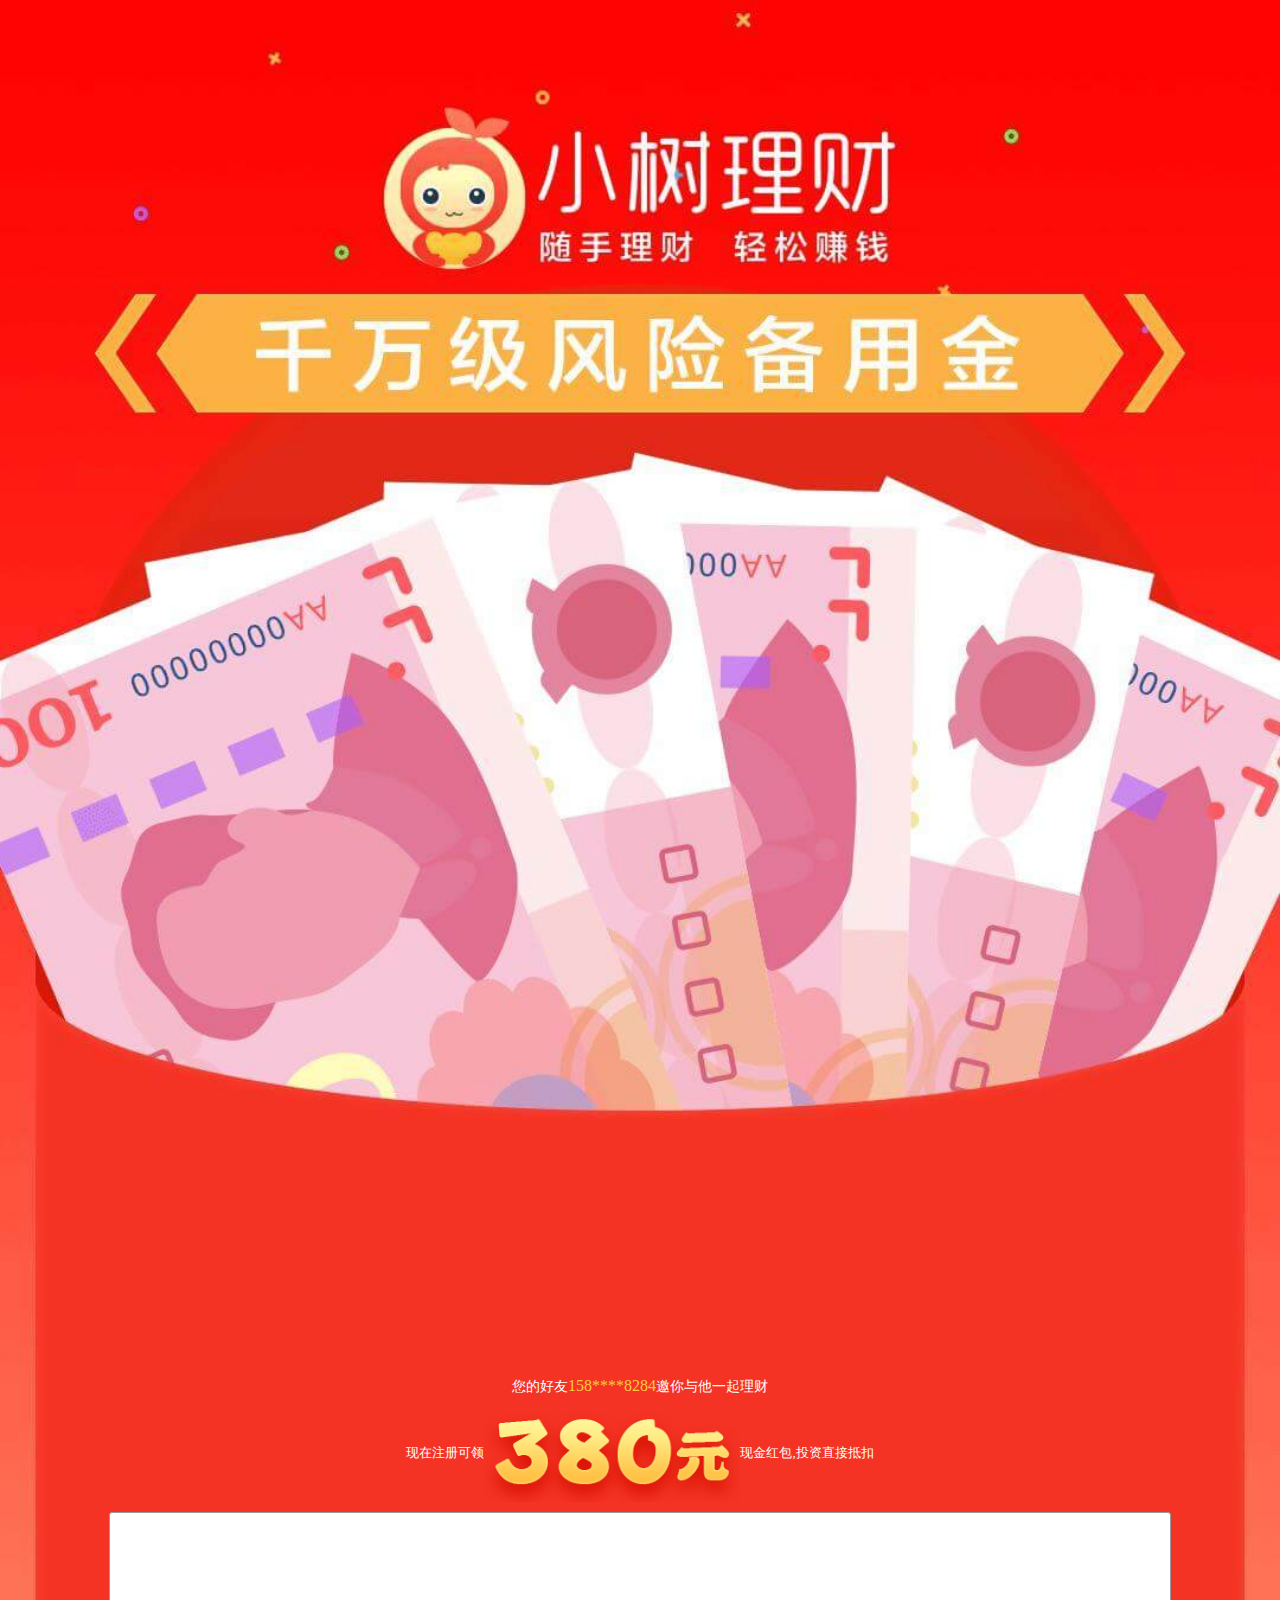
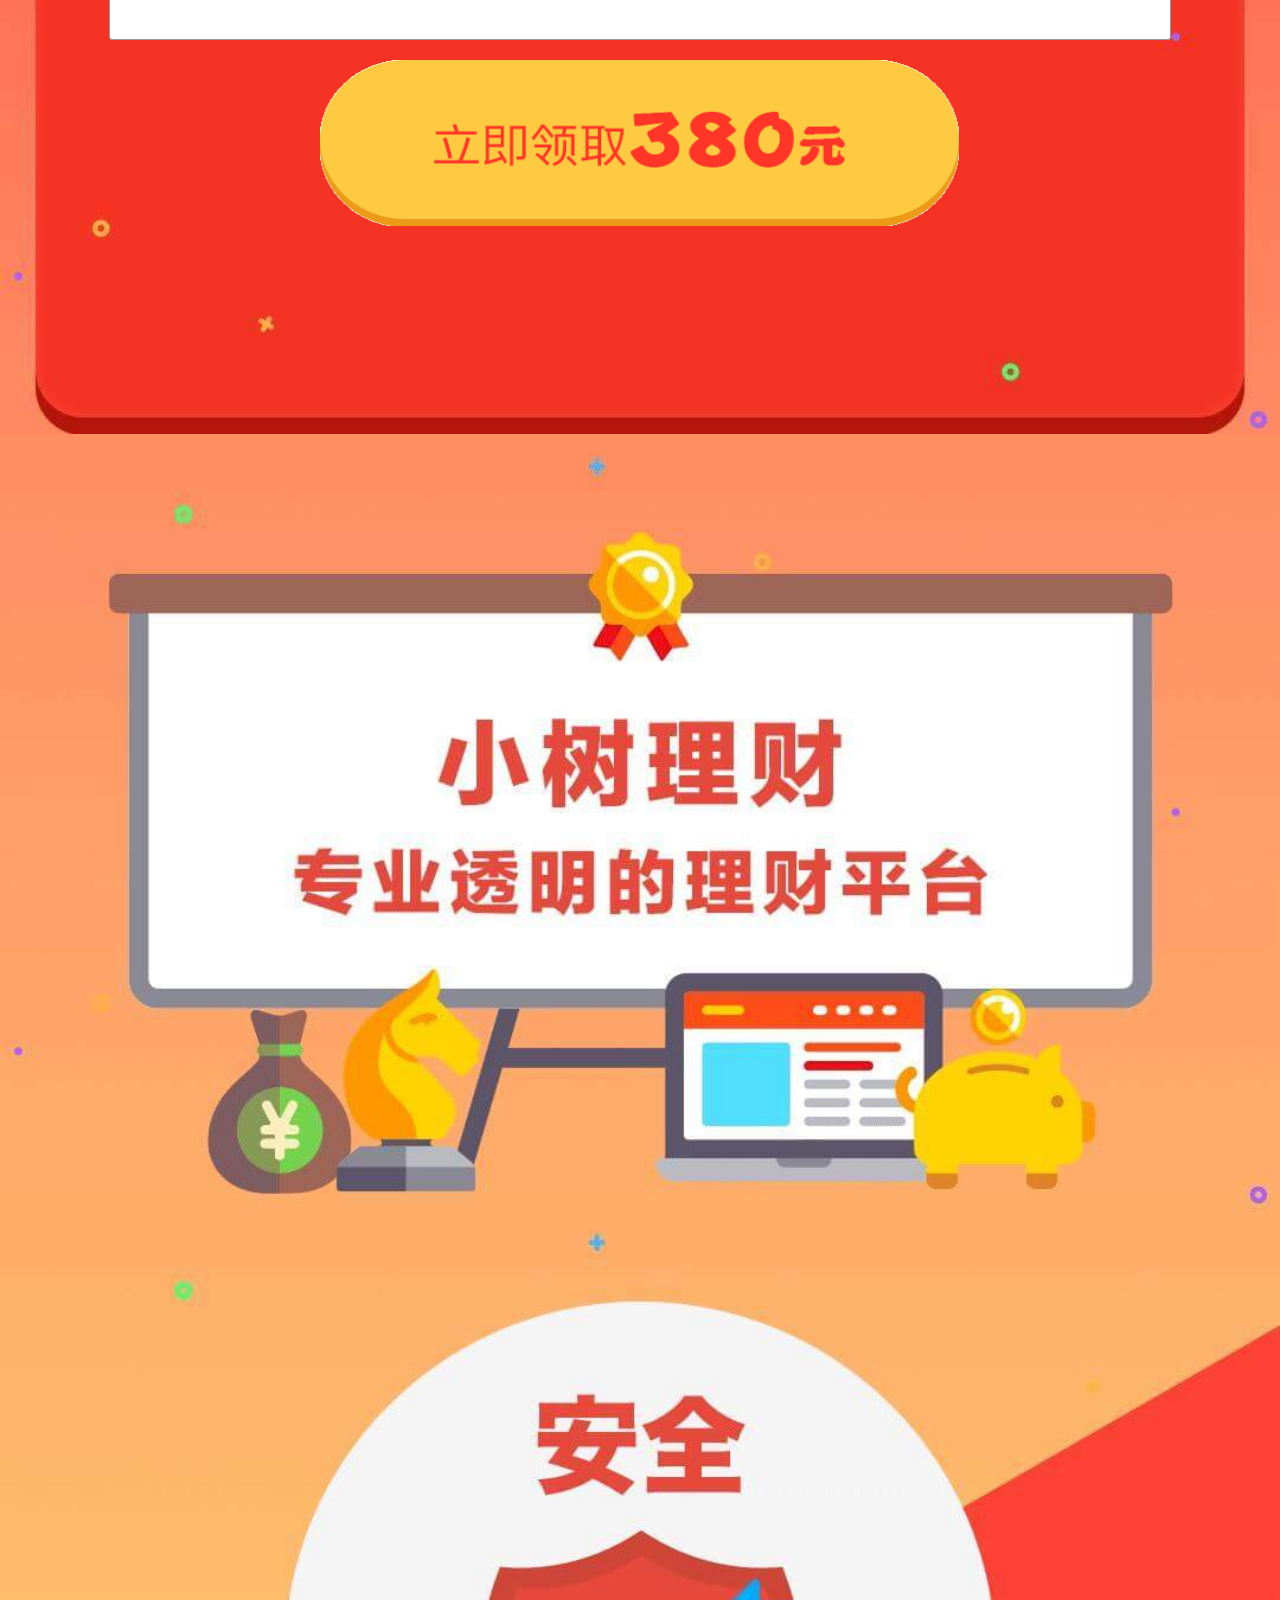
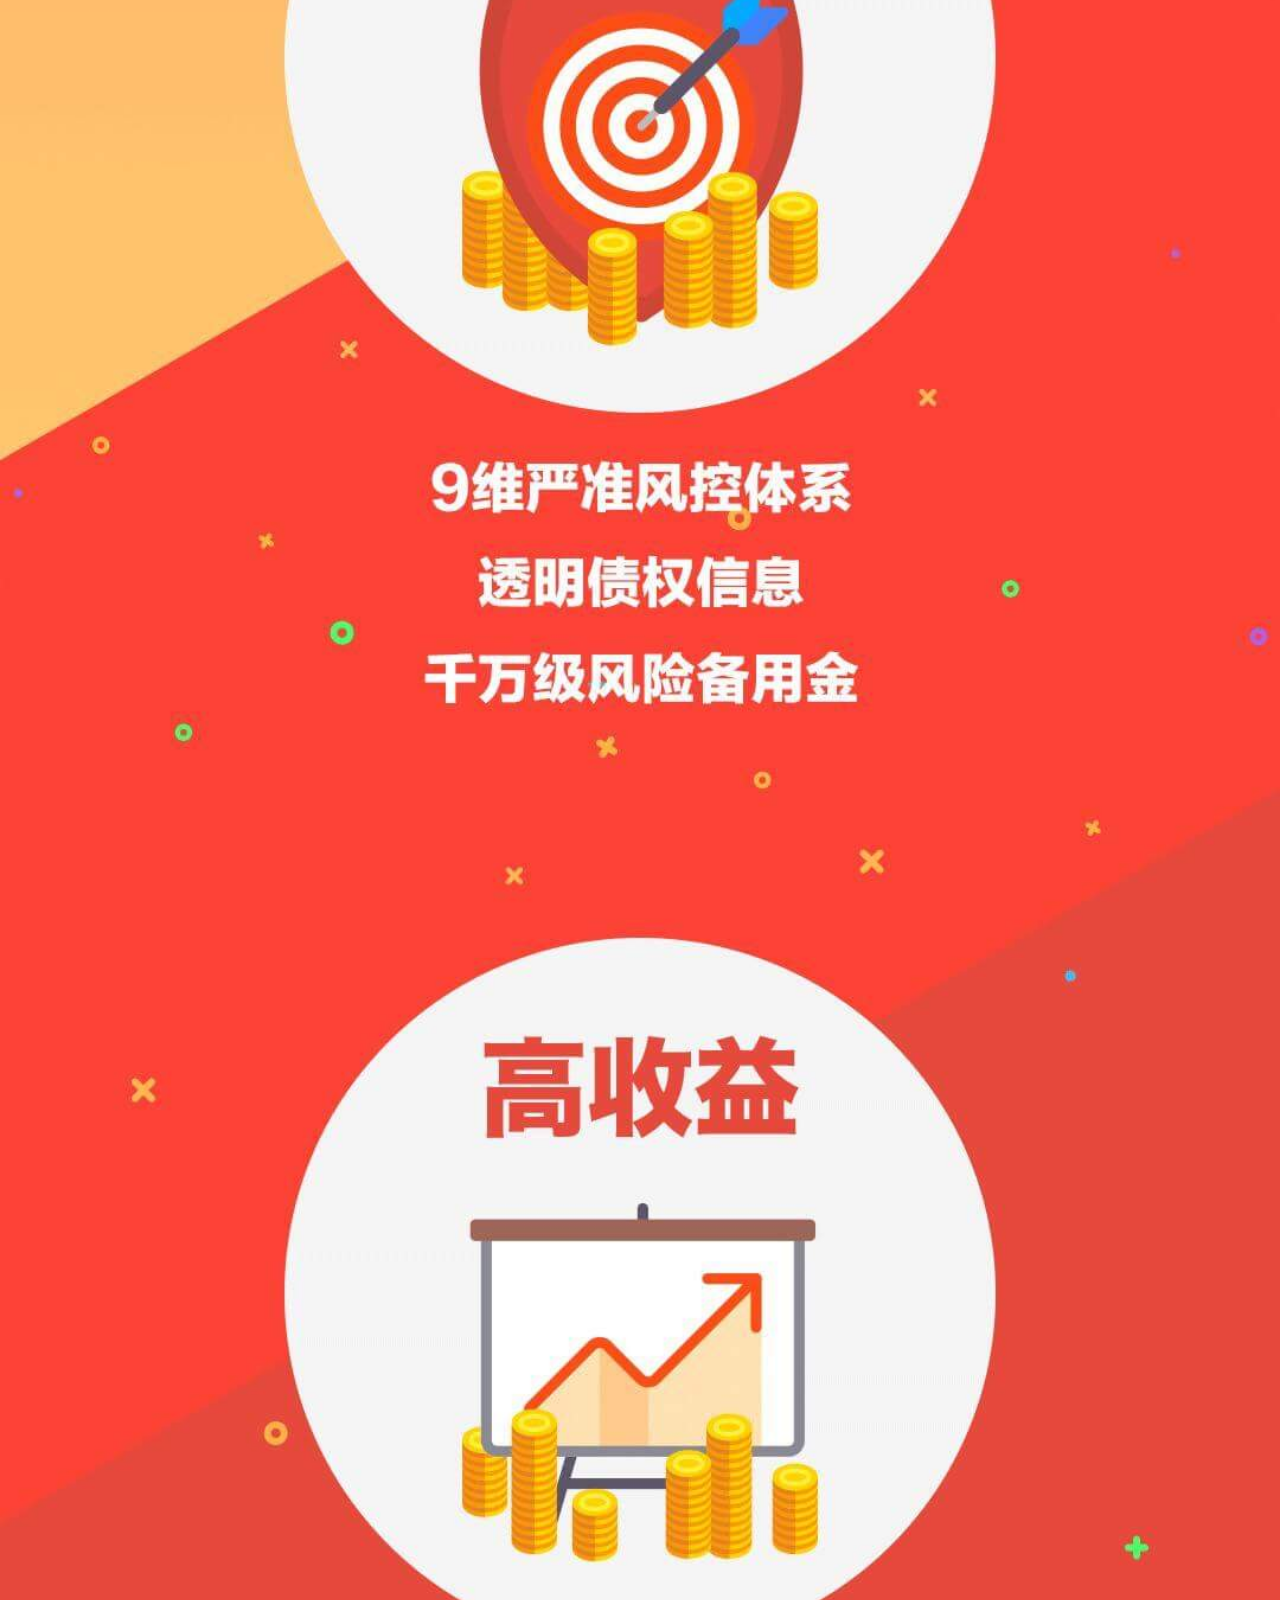
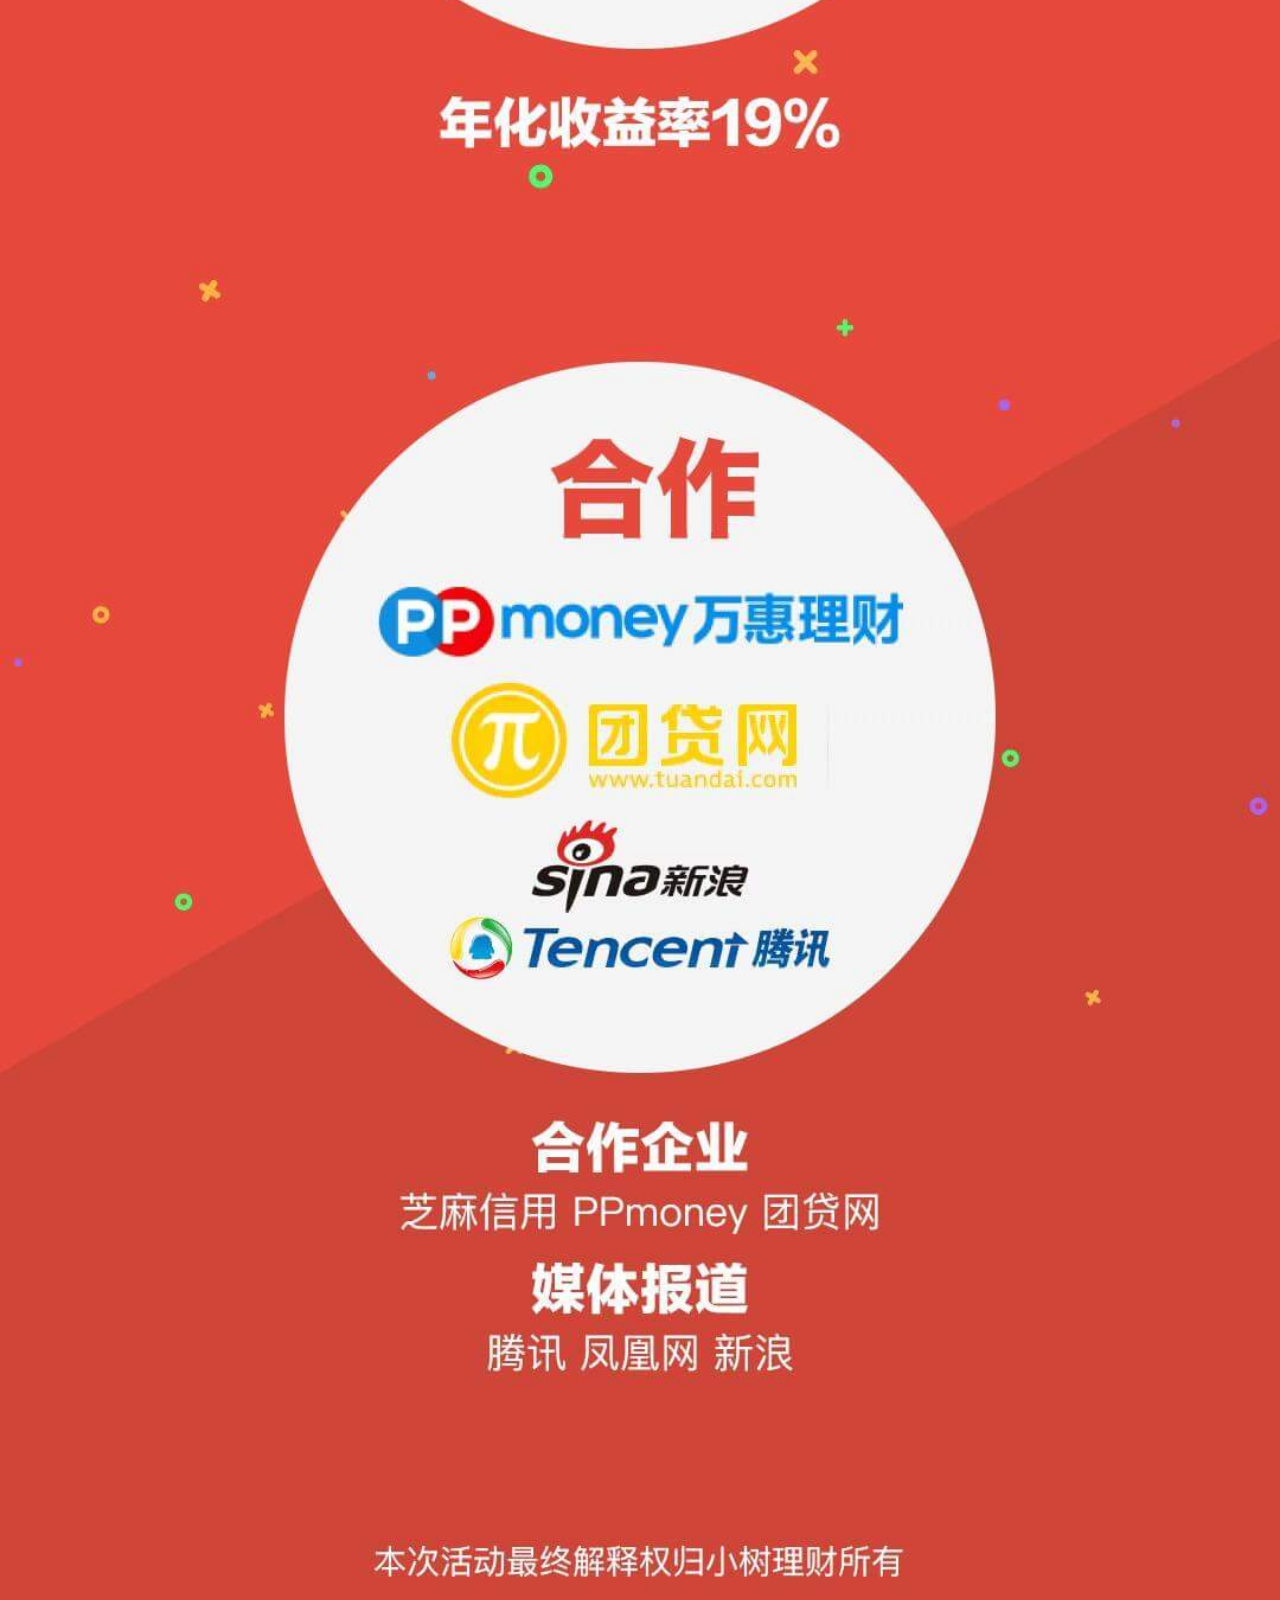
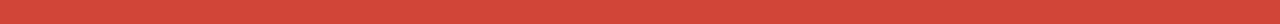
<file: index.html>
<!DOCTYPE html>
<html>
<head>
	<meta charset="utf-8">
    <meta http-equiv="X-UA-Compatible" content="IE=edge,chrome=1">
    <meta name="viewport" content="width=device-width, initial-scale=1, maximum-scale=1, user-scalable=no">    
    <meta name="description" content="注册领红包，大学应当去嗨和远方，但是没钱，怎么办？">
    <meta name="author" content="www.xiaoshushidai.com">
    <link rel="shortcut icon" href="/favicon.ico" type="image/x-icon" />
    <meta name="apple-mobile-web-app-title" content="注册领红包，大学不止眼前的苟且-小树时代">
    <meta name="apple-mobile-web-app-capable" content="yes">
    <meta name="apple-touch-fullscreen" content="yes">
    <meta http-equiv="Cache-Control" content="no-siteapp">
    <meta name="format-detection" content="telephone=no">
    <meta name="format-detection" content="email=no">
    <meta http-equiv="X-UA-COMPATIBLE" content="IE=edge,chrome=1">
    <meta itemprop="name" content="注册领红包，大学不止眼前的苟且-小树时代">
    <meta itemprop="description" content="注册领红包">
    <title>注册领红包-小树时代</title>
    <link rel="stylesheet" href="./css/index.css">
    <script>
    	function imageLoad(index){
		    //console.log('image load: ' + index);
		    var item = document.querySelectorAll('#down-bg')[0];
		    item.setAttribute("src",item.getAttribute("data-src"));
		    item.removeAttribute("data-src");
		}
    </script>
</head>
<body>
	<div class="wrap">
		<div class="register-wrap">
			<img src="./images/up_bg.jpg" onload="imageLoad(1);">
			<div class="register-box" id="step-one">
				<h3>您的好友<span style="font-size:16px;/*font-size:20%;*/color:#fdca42;">158****8284</span>邀你与他一起理财</h3>
				<h4>现在注册可领<img class="money" src="./images/qian.png">现金红包,投资直接抵扣</h4>
				<input class="phone-number" id="phone-number" onkeyup="this.value=this.value.replace(/\D/g,'')" id="phone-number" value=""></input><br>
				<img src="./images/but.png" class="send-validcode-btn" id="send-validcode-btn"/>
			</div>
			<div class="register-box hide" id="step-two" style="bottom:2%;">
				<h3>您的好友<span style="font-size:16px;/*font-size:20%;*/color:#fdca42;">158****8284</span>邀你与他一起理财</h3>
				<h4>现在注册可领<img class="money" src="./images/qian.png">现金红包,投资直接抵扣</h4>
				<div class="">
					<div class="validcode-wrap">
						<input class="validcode-input" id="validcode-input" placeholder="请输入验证码"></input>
						<div class="remained-time" id="remained-time-wrap"><span id="remained-time" style="font-size: 14px;">60</span></div>
					</div>
					<input class="password-set-input" id="pw-input" type="password" placeholder="请设置登录密码" style="margin-top:5px;"></input>
					<div class="inline-block" style="margin-top:0px;font-size:12px;width:83%;line-height: 30px; color:#fff;">
						<div class="agree-protocal-wrap fl">
							<input class="agree-checkbox vm" id="agree-checkbox" checked="checked" type="checkbox"></input>
							<span class="agree-text vm">同意 <a style="color:#fff;" href="">《注册协议》</a></span>
						</div>
						<div class="fr" id="alter-phone-btn" style="cursor:pointer;">修改手机号</div>
					</div>
				</div>
				<img src="./images/but.png" style="margin-top: 6px;" class="send-validcode-btn" id="register-btn"/>
			</div>
		</div>
		<div class="bottom">
			<img id="down-bg" data-src="./images/down_bg.jpg" src="" _onload="imageLoad(2);">
		</div>
        <div class="success-pop" id="success-pop">恭喜你已注册成功！</div>
	</div>
	<script type="text/javascript" src="./js/common.js"></script>
    <script type="text/javascript" src="./js/index.js?20090289093"></script>
<!-- google统计 -->
<script>
// (function(i,s,o,g,r,a,m){i['GoogleAnalyticsObject']=r;i[r]=i[r]||function(){
//     (i[r].q=i[r].q||[]).push(arguments)},i[r].l=1*new Date();a=s.createElement(o),
//   m=s.getElementsByTagName(o)[0];a.async=1;a.src=g;m.parentNode.insertBefore(a,m)
// })(window,document,'script','//www.google-analytics.com/analytics.js','ga');

// ga('create', 'UA-74181879-1', 'auto');
// ga('send', 'pageview');
</script>
<!--百度统计-->
<script>
// var _hmt = _hmt || [];
// (function() {
//   var hm = document.createElement("script");
//   hm.src = "//hm.baidu.com/hm.js?8a02c7a16286e12c0e9b2a4b6987e44b";
//   var s = document.getElementsByTagName("script")[0];
//   s.parentNode.insertBefore(hm, s);
// })();
</script>
</body>
</html
</file>
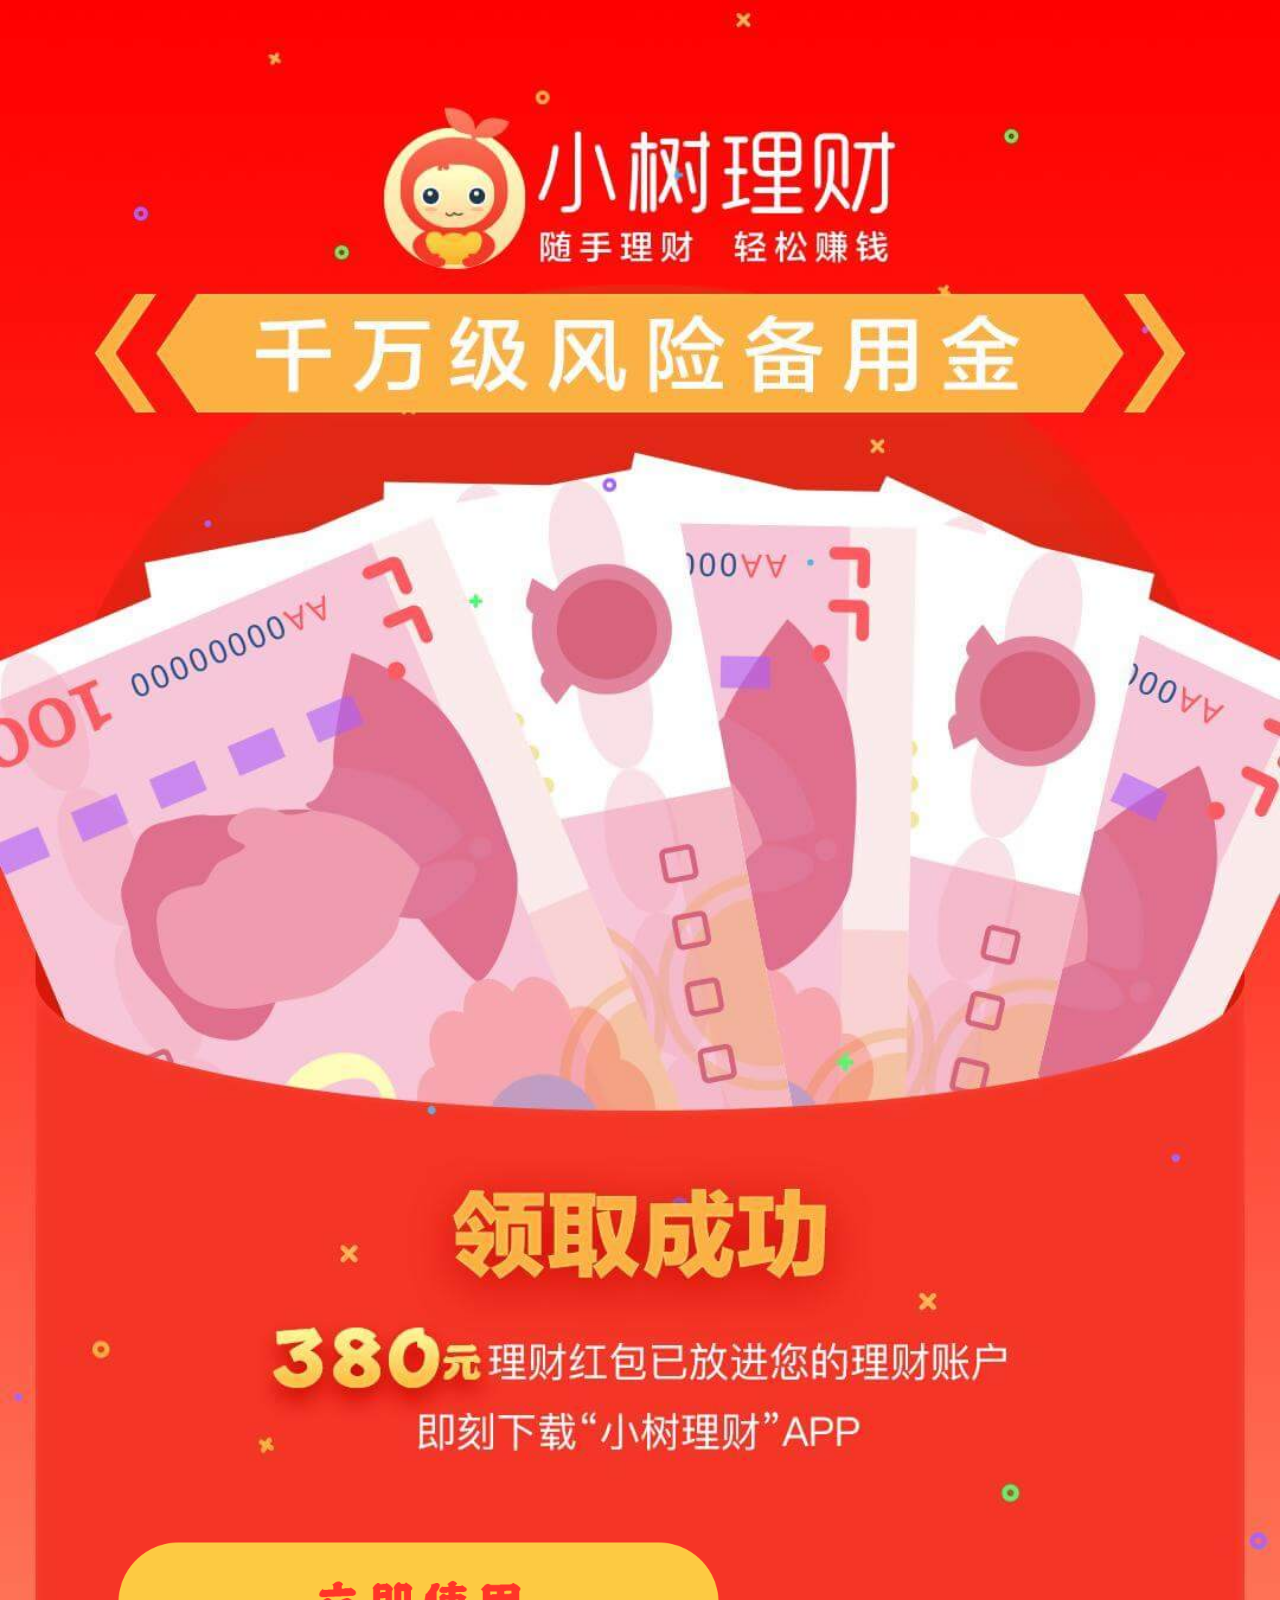
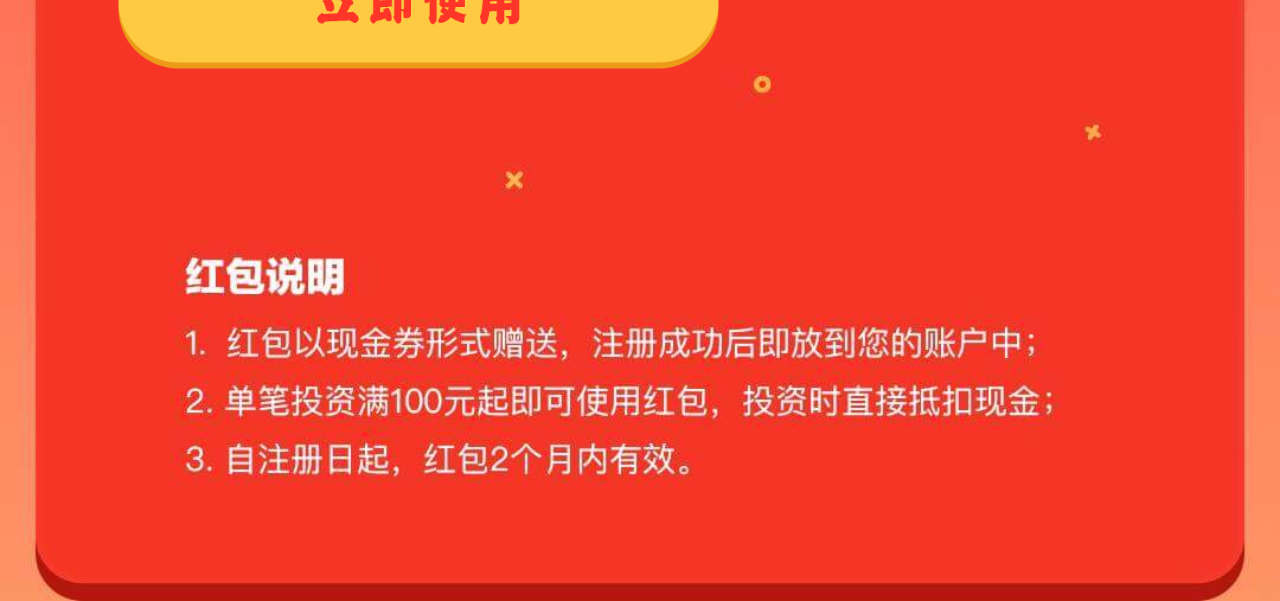
<file: success.html>
<!DOCTYPE html>
<html lang="en">
<head>
    <meta charset="UTF-8">
    <meta http-equiv="X-UA-Compatible" content="IE=edge, chrome=1" />
    <meta name="renderer" content="webkit" />
    <meta name="viewport" content="width=device-width, minimum-scale=1.0,maximum-scale=1.0,user-scalable=no">
    <title>Title</title>
    <style type="text/css">
        html{background-color: #ff9666;}
        html,body, .warp,h4{
            margin: 0;
            padding: 0;
            width: 100%;
            height:100%;
            font-family: '微软雅黑';
        }
        .header{
            width: 100%;
            position: relative;
        }
        .headers{
            width: 100%;
            display: block;
        } .but {
            display: block;
            position: absolute;
            top: 70%;
        }
        img.butn {
            display: block;
            position: relative;
            width: 75%;
            left: 14%;
        }
    </style>
</head>
<body>
 <div class="warp">
     <div class="header">
         <img class="headers" src="./images/hou.jpg" alt="">
             <div class="but">
                 <a href=""> <img class="butn" src="./images/button.png" alt=""></a>
             </div>
     </div>
 </div>
<!-- google统计 -->
<script>
// (function(i,s,o,g,r,a,m){i['GoogleAnalyticsObject']=r;i[r]=i[r]||function(){
//     (i[r].q=i[r].q||[]).push(arguments)},i[r].l=1*new Date();a=s.createElement(o),
//   m=s.getElementsByTagName(o)[0];a.async=1;a.src=g;m.parentNode.insertBefore(a,m)
// })(window,document,'script','//www.google-analytics.com/analytics.js','ga');

// ga('create', 'UA-74181879-1', 'auto');
// ga('send', 'pageview');
</script>
<!--百度统计-->
<script>
// var _hmt = _hmt || [];
// (function() {
//   var hm = document.createElement("script");
//   hm.src = "//hm.baidu.com/hm.js?8a02c7a16286e12c0e9b2a4b6987e44b";
//   var s = document.getElementsByTagName("script")[0];
//   s.parentNode.insertBefore(hm, s);
// })();
</script>
</body>
</html>
</file>
<file: css/index.css>
html,body,input{margin:0;padding:0;}
a{text-decoration:none;}
.register-wrap{
	position: relative;
	width: 100%;
}
.register-wrap > img{
	display: block;
	width:100%;
}
.register-box{
	position:absolute;
	width:100%;
	bottom:10%;
	left: 0;
	text-align: center;
}
.register-box > h3,h4{
	font-weight: normal;
	color:#fff;
}
.register-box > h3{
	margin:10px auto;
	
	font-size:14px;
	/*font-size: 5vw;*/
}
.register-box > h4{
	margin:10px auto;
	font-size:13px;
	/*font-size:1vw;*/
}
.register-box input{
    height:35px;
	height: 10vw;
	width:83%;
	padding-left:5px;
	font-size: 14px;
	border:1px solid #999;
	border-radius:3px;
	box-sizing: border-box;
}
.bottom > img{
	display: block;
	width: 100%;
}

.phone-number{
	/*display:inline-block;*/
	height: 10vw;
	width:83%;
	padding-left:5px;
	font-size: 20px;
	border:1px solid #999;
	border-radius:3px;
}
.send-validcode-btn{
	display: inline-block;
	height: 13vw;
	width: 50%;
	margin-top: 20px;
}
.money{
	width:20%;
	vertical-align: middle;
}
.validcode-wrap{position: relative;display: inline-block;width: 83%;}
.validcode-wrap > input{display:inline-block; width: 100%;}
.validcode-input{position: relative;}
.remained-time{position: absolute;right:0;top:0;
	height: 100%;
    width:90px;
	width:25vw;
    line-height: 35px;
	line-height: 10vw;
	background-color: #cc6666;
	color:#fff;
}
.agree-checkbox{width: 15px !important;height: 15px !important;border-radius:5px;}
.agree-protocal-wrap{font-size:12px;}
.success-pop{
    display: none;
    position: fixed;
    top:50%;
    left: 50%;
    margin-top:-90px;
    margin-left: -90px;
    height: 120px;
    width:180px;
    line-height: 120px;
    background-color:rgba(0,0,0,0.8);
    font-size: 14px;
    color:#fff;
    text-align: center;
    border-radius:5px;
}
.success-pop:before{
    content:'';
    position: fixed;
    display: block;
    top:-1000px;
    left:-500px;
    width: 1000px;
    height: 2200px;
    background-color:rgba(200,0,0,0);
}
.fadeIn{
    display: block;
    animation: fadeIn 0.5s forwards;
}
@keyframes fadeIn{
    from{opacity: 0;transform: scale(0.2);}
    20%{transform: scale(1.02);}
    to{opacity: 1;transform: scale(1);}
}

.hide{display: none;}
.inline-block{display: inline-block;}
.fr{float: right;}
.fl{float:left;}
.vm{vertical-align: middle;}
</file>
